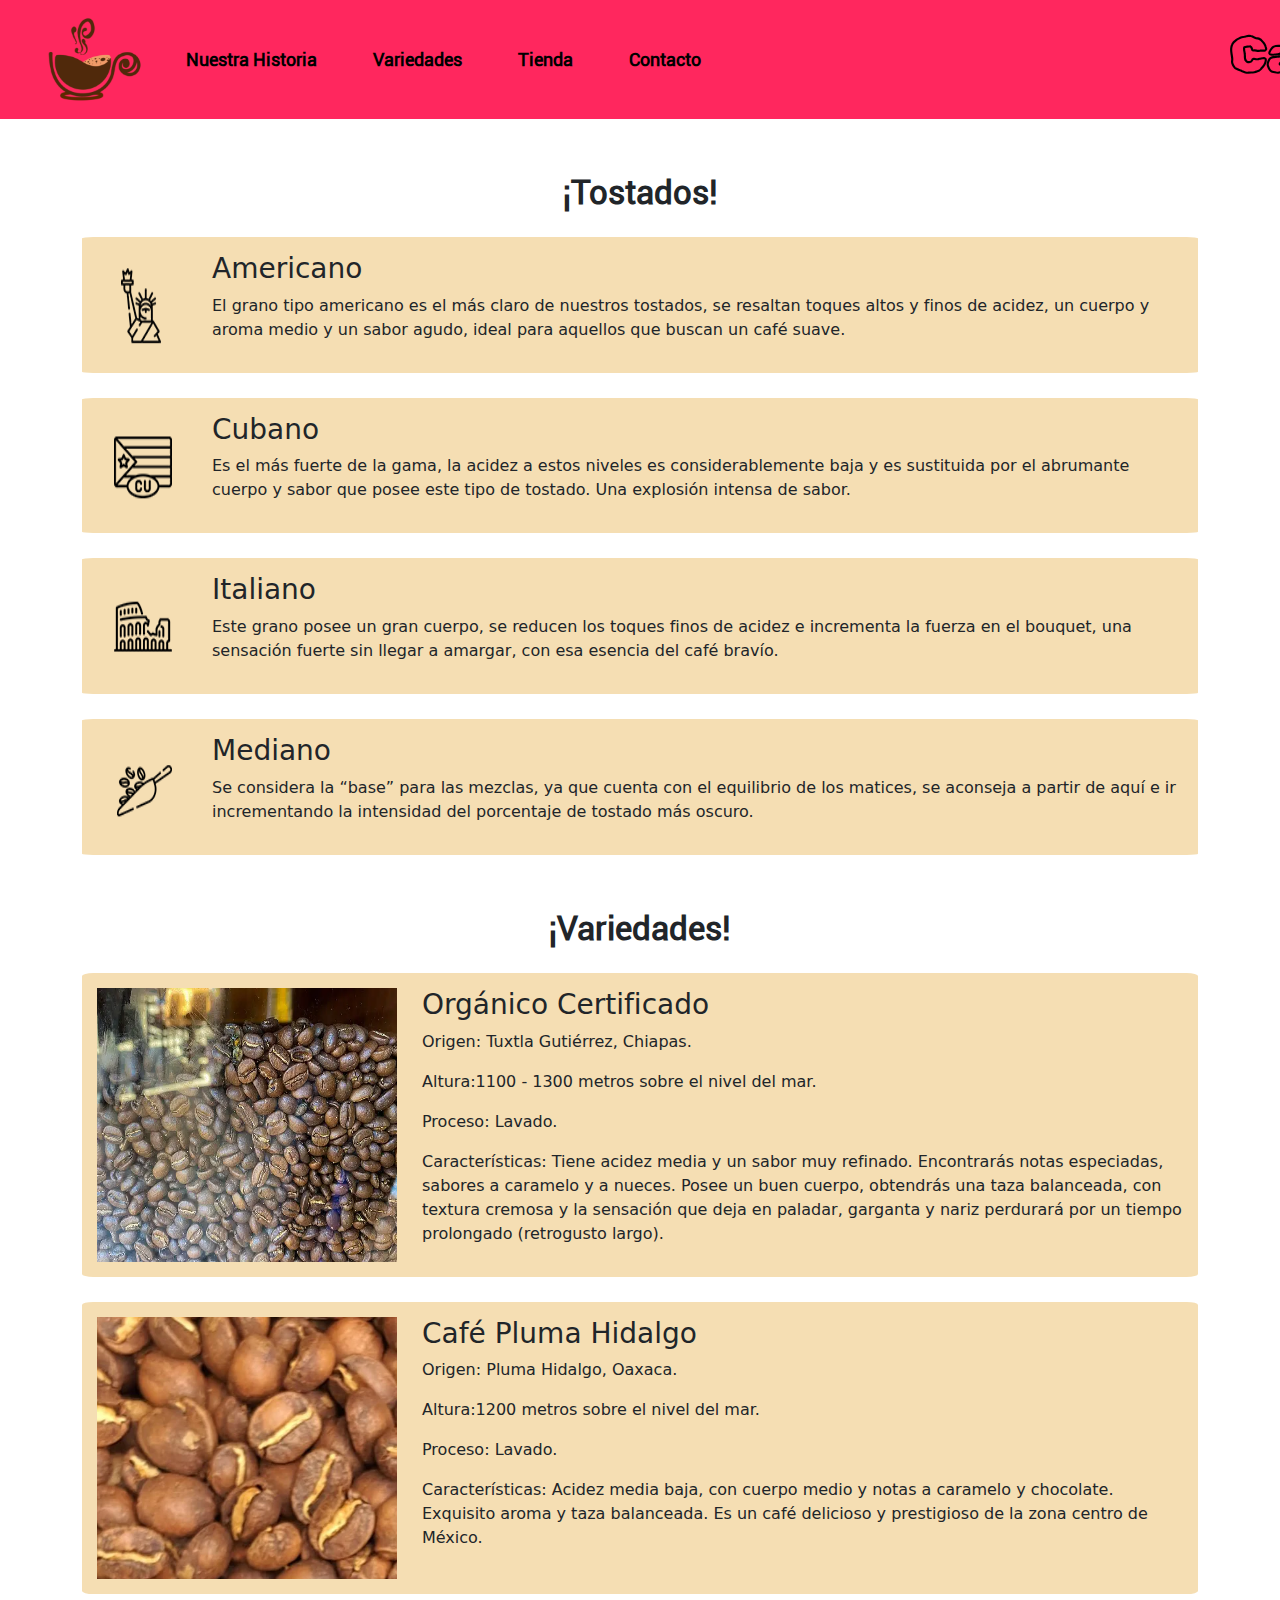
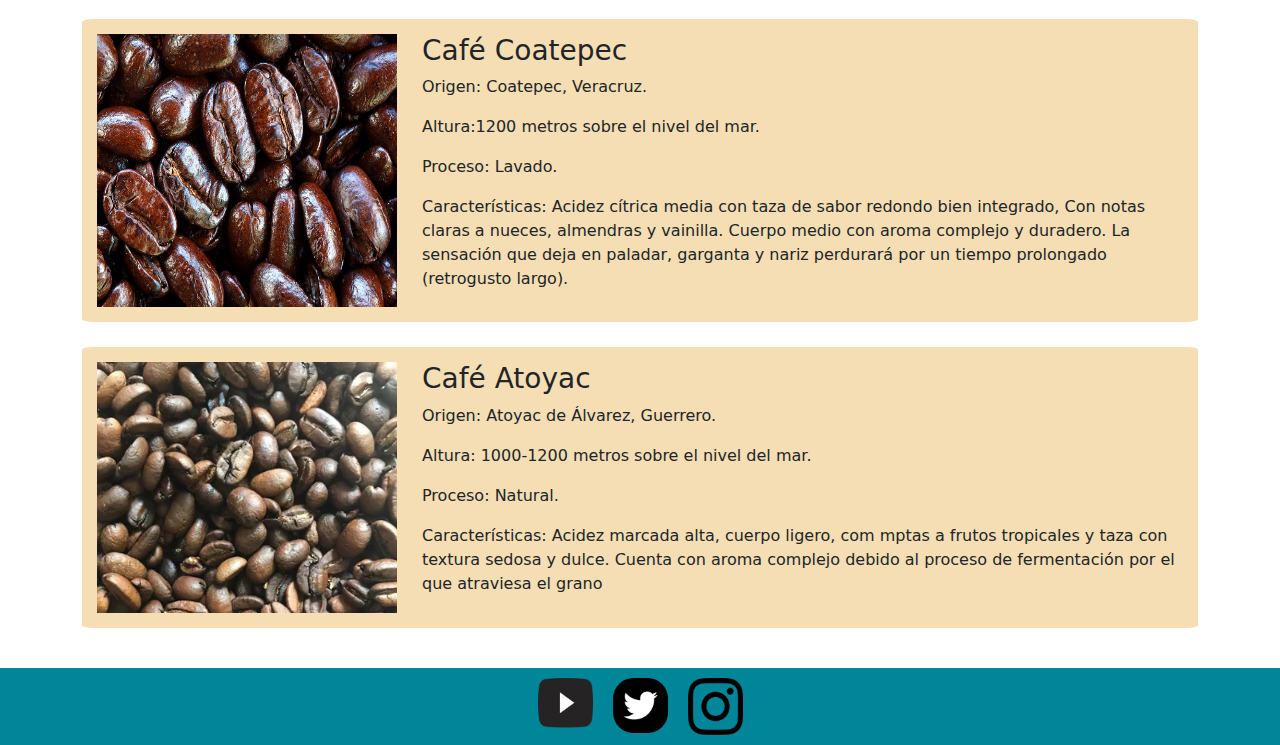
<file: pages/variedades.html>
<!DOCTYPE html>
<html lang="es">
<head>
    <meta charset="UTF-8">
    <meta name="viewport" content="width=device-width, initial-scale=1.0">

    <!--Título de pestaña -->
    <title>Variedades y Tostados</title>

    <!--Bootstrap -->
    <link rel="stylesheet" href="../css/bootstrap.min.css">
    <script src="../js/bootstrap.bundle.js"></script>

    <!--Icono de pestaña -->
    <link rel="Icon" href="../img/logo_cafe_mictlan.ico">

    <!--CSS -->
    <link rel="stylesheet" href="../css/style.css">

    <!--Tipos de Letras -->
    <link rel="preconnect" href="https://fonts.googleapis.com">
    <link rel="preconnect" href="https://fonts.gstatic.com" crossorigin>
    <link href="https://fonts.googleapis.com/css2?family=Rubik+Scribble&display=swap" rel="stylesheet">

    

    

</head>
<body>
        <header>
            <nav class="navbar navbar-expand-lg">
                <div class="container-fluid">
                  <a class="navbar-brand" href="../index.html"><img src="../img/logo_cafe2 1.png" alt="Logo Digimon"></a>
                  <button class="navbar-toggler" type="button" data-bs-toggle="collapse" data-bs-target="#navbarSupportedContent" aria-controls="navbarSupportedContent" aria-expanded="false" aria-label="Toggle navigation">
                    <span class="navbar-toggler-icon"></span>
                  </button>
                  <div class="collapse navbar-collapse" id="navbarSupportedContent">
                    <ul class="navbar-nav me-auto mb-2 mb-lg-0">
                      <li class="nav-item">
                        <a class="nav-link" href="./nuestrahistoria.html">Nuestra Historia</a>
                      </li>
                      <li class="nav-item">
                        <a class="nav-link" href="./variedades.html">Variedades</a>
                      </li>
                      <li class="nav-item">
                        <a class="nav-link" href="./tienda.html">Tienda</a>
                      </li>
                      <li class="nav-item">
                        <a class="nav-link" href="./contacto.html">Contacto</a>
                      </li>
                      <li class="cafemictlan"> <span id="rubik">Café Mictlán</span></li>
                   </ul>
                  </div>
                </div>
              </nav>
            </header>

    <main>
    
      
        <br>
       

<div class="subtitulo__tammers container">
      <h1>
        ¡Tostados!
    </h1>
</div>
<div class="container">
<div class="img-galle"> 
    <img  src="../img/variedades/americano.png" >
    <div class="texto__tamers"> 
    <h3 class="Encabezado2">Americano</h3>
    <p > 
      El grano tipo americano es el más claro de nuestros tostados, se resaltan toques altos y finos de acidez, un cuerpo y aroma medio y un sabor agudo, ideal para aquellos que buscan un café suave.
    </p>
</div>
</div>
<div class="img-galle"> 
    <img src="../img/variedades/cubano.png">
    <div class="texto__tamers"> 
    <h3 class="Encabezado2">Cubano</h3>
    <p > Es el más fuerte de la gama, la acidez a estos niveles es considerablemente baja y es sustituida por el abrumante cuerpo y sabor que posee este tipo de tostado. Una explosión intensa de sabor. 
    </p>
</div>
</div>
<div class="img-galle"> 
    <img src="../img/variedades/italiano.png">
    <div class="texto__tamers"> 
    <h3 class="Encabezado2">Italiano</h3>
    <p > 
      Este grano posee un gran cuerpo, se reducen los toques finos de acidez e incrementa la fuerza en el bouquet, una sensación fuerte sin llegar a amargar, con esa esencia del café bravío.
    </p>
</div>
</div>
<div class="img-galle"> 
    <img src="../img/variedades/mediano.png">
    <div class="texto__tamers"> 
    <h3 class="Encabezado2">Mediano</h3>
    <p > Se considera la “base” para las mezclas, ya que cuenta con el equilibrio de los matices, se aconseja a partir de aquí e ir incrementando la intensidad del porcentaje de tostado más oscuro.
    </p>

</div>

</div>
<br>
<h1>
  ¡Variedades!
</h1>
</div>
<div class="container">
<div class="img-galle"> 
<img class="variedades_cafe" src="../img/variedades/cafe-de-chiapas.webp" >
<div class="texto__tamers"> 
<h3 class="Encabezado2">Orgánico Certificado</h3>
<p > Origen: Tuxtla Gutiérrez, Chiapas.</p>
<p>Altura:1100 - 1300 metros sobre el nivel del mar.
<p>Proceso: Lavado.
<p>
  Características: Tiene acidez media y un sabor muy refinado. Encontrarás notas especiadas, sabores a caramelo y a nueces. Posee un buen cuerpo, obtendrás una taza balanceada, con textura cremosa y la sensación que deja en paladar, garganta y nariz perdurará por un tiempo prolongado (retrogusto largo).
</p>
</p>
</p>
</div>
</div>
<div class="img-galle"> 
  <img class="variedades_cafe"src="../img/variedades/cafe-pluma-hidalgo.png">
  <div class="texto__tamers"> 
  <h3 class="Encabezado2">Café Pluma Hidalgo</h3>
  <p> Origen: Pluma Hidalgo, Oaxaca.</p>
  <p>Altura:1200 metros sobre el nivel del mar.
  <p>Proceso: Lavado.
  <p>
    Características: Acidez  media baja, con cuerpo medio y notas a caramelo y chocolate. Exquisito aroma y taza balanceada. Es un café delicioso y prestigioso de la zona centro de México.
  </p>
  </p>
  </p>
  </div>
  </div>
<div class="img-galle"> 
<img class="variedades_cafe"src="../img/variedades/cafe-coatepec-veracruz.webp">
<div class="texto__tamers"> 
<h3 class="Encabezado2">Café Coatepec</h3>
<p> Origen: Coatepec, Veracruz.</p>
<p>Altura:1200 metros sobre el nivel del mar.
<p>Proceso: Lavado.
<p>
  Características: Acidez cítrica media con taza de sabor redondo bien integrado, Con notas claras a nueces, almendras y vainilla. Cuerpo medio con aroma complejo y duradero. La sensación que deja en paladar, garganta y nariz perdurará por un tiempo prolongado (retrogusto largo).
</p>
</p>
</p>
</div>
</div>
<div class="img-galle"> 
<img class="variedades_cafe" src="../img/variedades/cafe-atoyac.png">
<div class="texto__tamers"> 
<h3 class="Encabezado2">Café Atoyac</h3>
<p> Origen: Atoyac de Álvarez, Guerrero.</p>
<p>Altura: 1000-1200 metros sobre el nivel del mar.
<p>Proceso: Natural.
<p>
  Características: Acidez marcada alta, cuerpo ligero, com mptas a frutos tropicales y taza con textura sedosa y dulce. Cuenta con aroma complejo debido al proceso de fermentación por el que atraviesa el grano
</p>
</p>
</p>

</div>

</div>

    
   
    </main>
    


  <footer class="enlaces">
      <a href="#"> <img src="../img/youtube.png" alt="youtube"></a>
      <a href="#"> <img src="../img/Twitter.png" alt="twitter"></a>
      <a href="#"> <img src="../img/Instagram.png" alt="instagram"></a>
  </footer>

</body>

</html>
</file>
<file: css/style.css>
/*General*/

* {
    padding: 0;
    margin: 0;
    box-sizing: border-box ;
    }

 /*Tipografía*/

 @font-face {
    font-family: "Roboto";
    src: url(/fonts/Roboto-Regular.ttf);
 }

 #rubik {
    font-family: "Rubik Scribble", system-ui;
  } 

 /*Cuerpo */

body {
    box-sizing: border-box;
}

/*Navbar*/
.navbar-brand img{
    width: 100px;
}

.navbar{
    padding-left: 30px;
    background-color: #ff275e;
    position: sticky 20px;
    
}

.cafemictlan{
    color: black;
    font-size: 50px;
    padding: .5px;
    font-family: "Roboto";
    font-weight: bold;
    align-items: right;
    margin-left: 500px;
    min-width: fit-content;
}

#imagenes_nuestrahistoria{
    width: 600px;
    height: 350px;

}

.nav-link{
    color: black;
}

.cafemictlan:hover{
    color: aliceblue;

}

.navbar a:hover {
    color:aliceblue;
}

.nav-item {
    font-weight: bold;
    font-family: "Roboto";
    font-size: 18px;
    padding: 20px;
    min-width: fit-content;
}

/* Textos principales de páginas*/

.container h1 {
    justify-content: center;
    text-align: center;
    align-items: center;
    font-family: "Roboto";
    font-weight: bold;
    padding-top: 30px;
    font-size: 33px;
}

/* Subtextos */

.container h2 {
    justify-content: center;
    text-align: center;
    align-items: center;
    font-family: "Roboto";
    padding-top: 0px;
    padding-bottom: 20px;
    font-size: 24px;
}

/* Footer general */
footer{
    background: #018599;
    display: flex;
   justify-content: center;
   margin-top: 40px;
   padding-left: 0; 
}

.enlaces img{
    width: 75px;
    padding: 10px;
}

/* Digimundo __ Tammers*/

.img-galle { 
    display: flex;
   margin-left: auto;
   margin-right: auto;
   justify-content: center; 
    margin-top: 25px;
    background-color: wheat;
    padding: 15px;
    border: #018599;
    border-style: 5px;
    border-radius: 1%;
    /*overflow: scroll;*/ 
    box-sizing: border-box;
}

.variedades_cafe{
    width: 300px;
    

}

.texto__tamers {
    padding-left: 25px;
}

/* Imagenes Digimundo principales */
.row img {
    width: 600px;
    padding-top: 30px;
}

/* Imagenes Contenido Digimons*/
.digimon__pic img{
    width: auto;
    height: 230px;
}

/* Contacto*/
.contacto img {
    width: 400px;
    padding-bottom: 20px;
}

/* Tienda */

.card img {
    border-top-left-radius: var(--bs-card-inner-border-radius);
    border-top-right-radius: var(--bs-card-inner-border-radius);
    width: 100%;
    align-items: center;
    justify-content: center;
    padding: auto;
}

.card {
    padding: 10;
}

.formulario-general{
    display: flex;
    justify-content: center;
    align-items: center;
}
</file>
